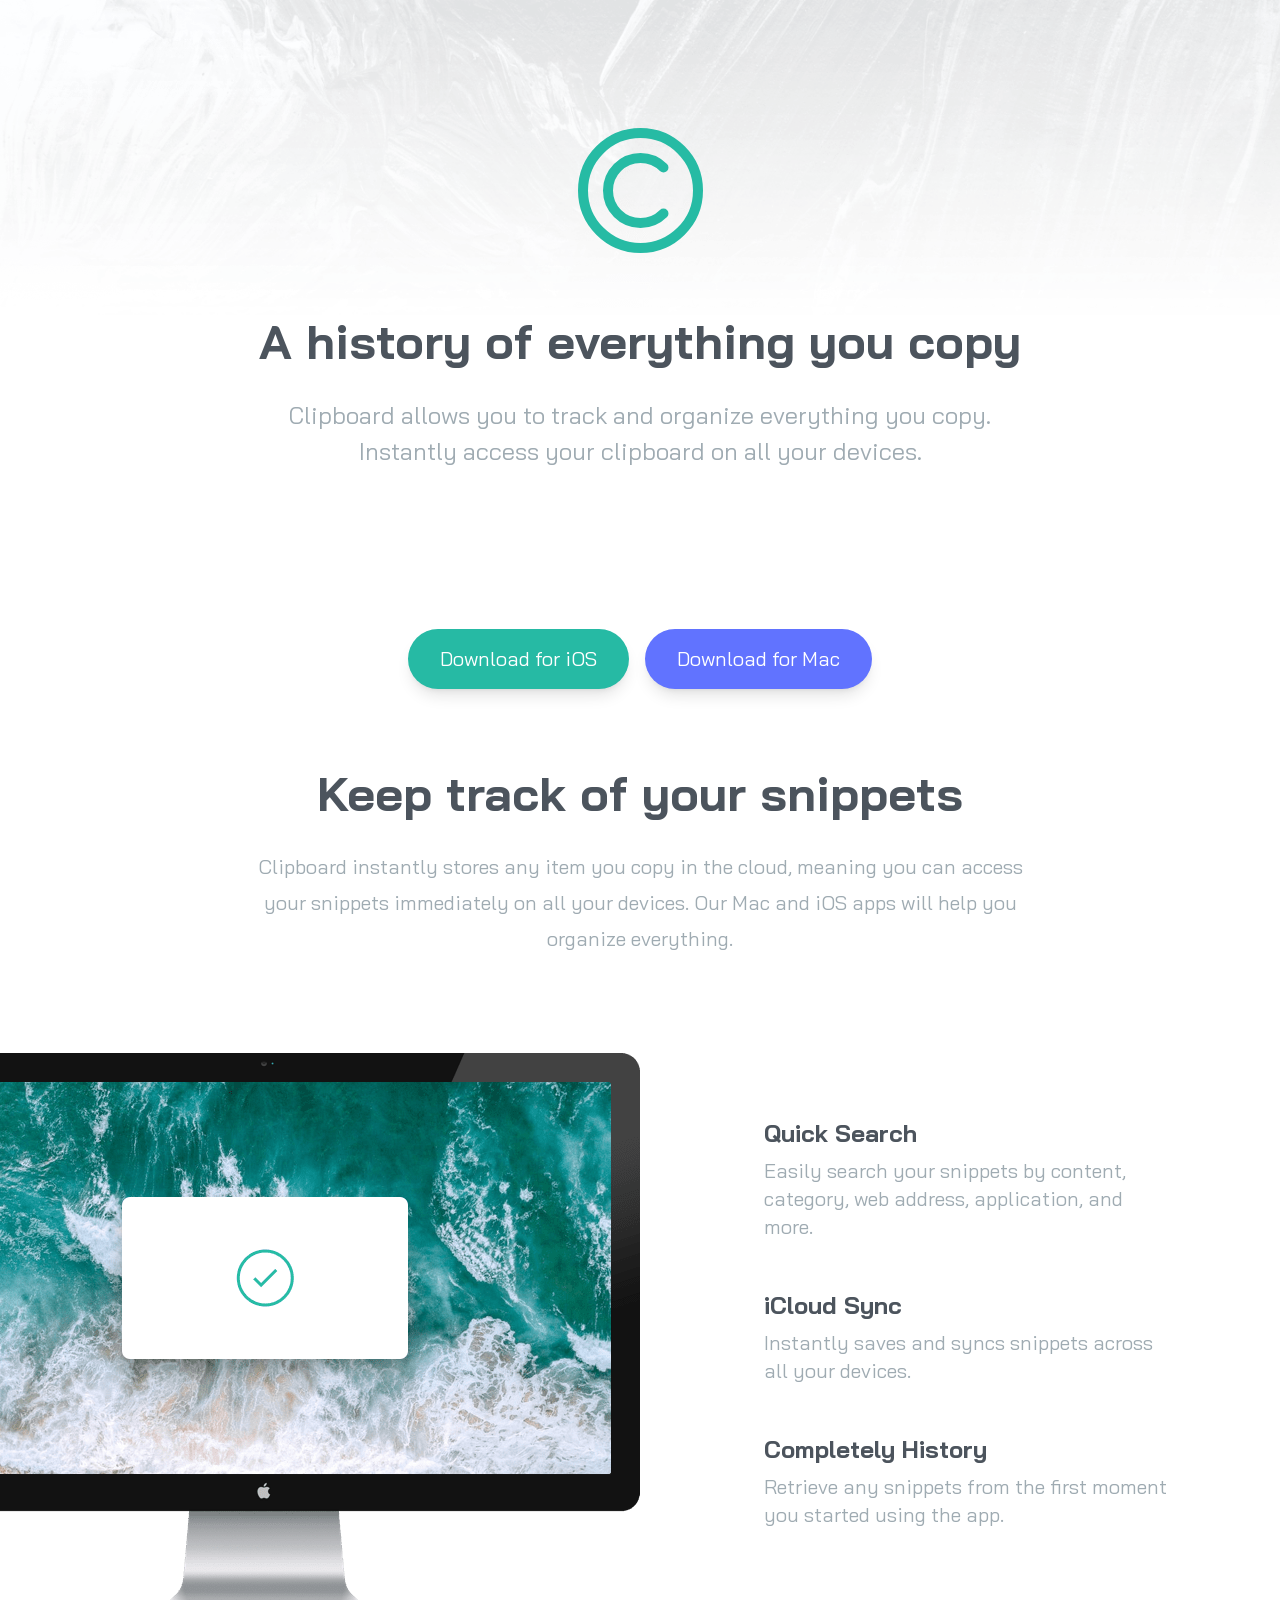
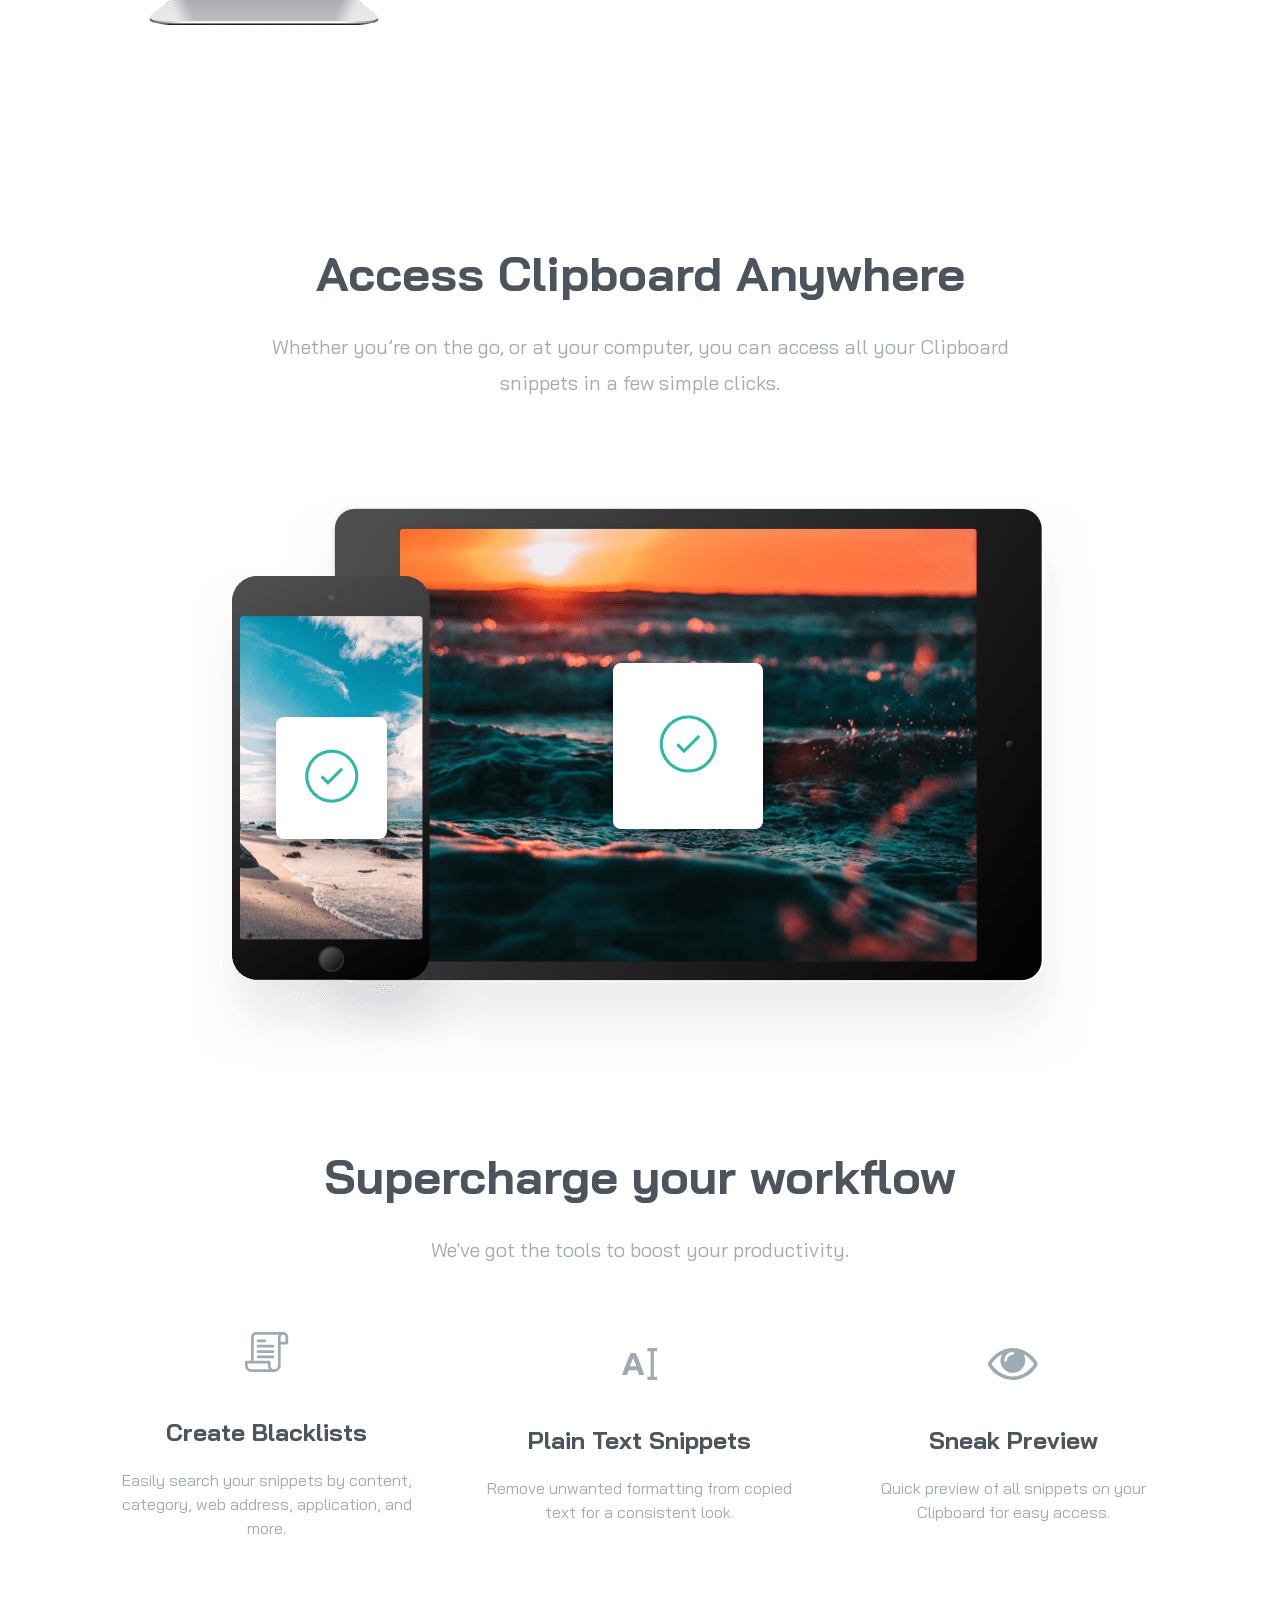
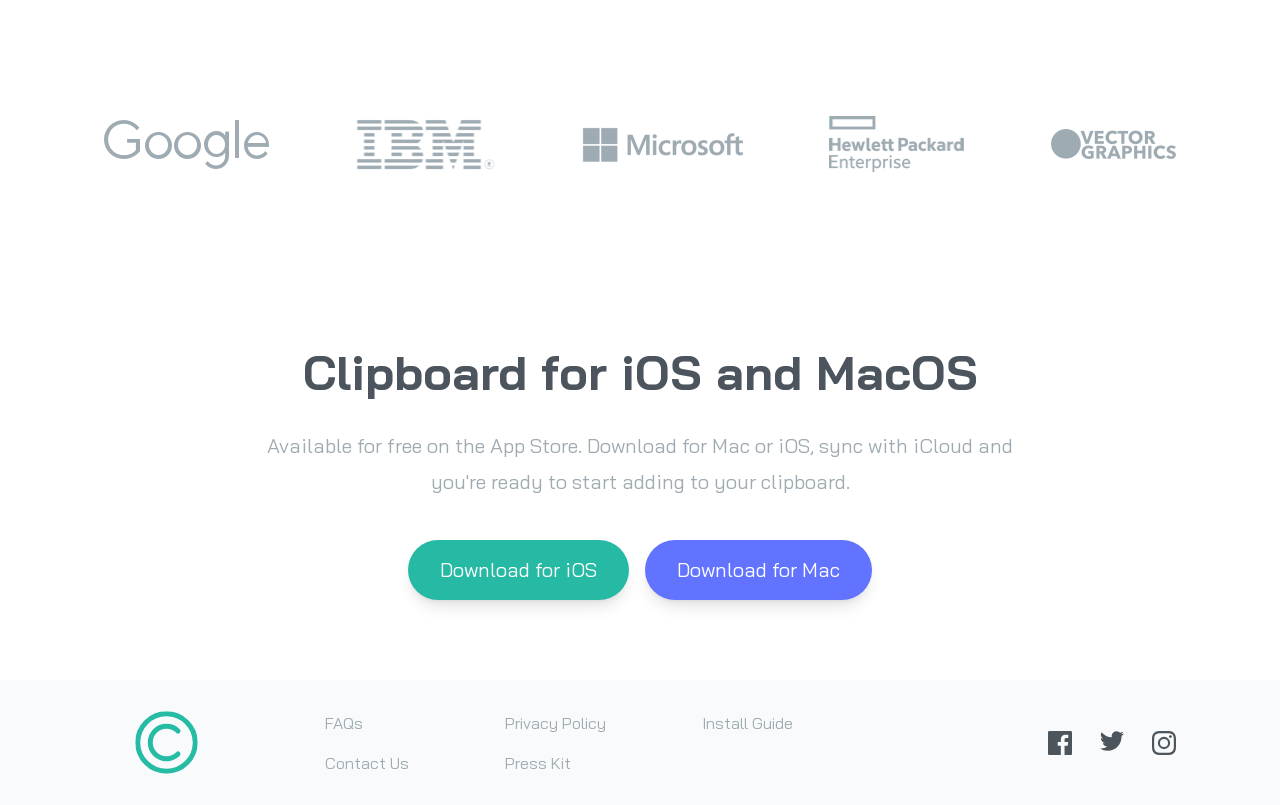
<file: tailwind-large-project/clipboard-website/index.html>
<!DOCTYPE html>
<html lang="en">
<head>
  <meta charset="UTF-8" />
    <meta http-equiv="X-UA-Compatible" content="IE=edge" />
    <meta name="viewport" content="width=device-width, initial-scale=1.0" />
    <link rel="preconnect" href="https://fonts.googleapis.com" />
    <link rel="preconnect" href="https://fonts.gstatic.com" crossorigin />
    <link
      href="https://fonts.googleapis.com/css2?family=Bai+Jamjuree:wght@400;600&display=swap"
      rel="stylesheet"
    />

    <link rel="stylesheet" href="css/style.css" />
    <title>Clipboard Website</title>
</head>
<body>
  <!-- Hero Section -->
  <section id="hero">
    <div class="max-w-6xl mx-auto text-center mb-40 px-10 pt-16">
      <img src="images/logo.svg" alt="" class="mx-auto my-16" />
      <h3>A history of everything you copy</h3>
      <p class="section-content mb-10 text-2xl">
        Clipboard allows you to track and organize everything you copy.
        Instantly access your clipboard on all your devices.
      </p>
    </div>
    <!-- Button Container -->
    <div class="button-container">
      <a
        href="#"
        class="p-4 px-8 rounded-full shadow-lg bg-strongCyan duration-200 hover:opacity-80"
      >
        Download for iOS
      </a>
      <a
        href="#"
        class="p-4 px-8 rounded-full shadow-lg bg-lightBlue duration-200 hover:opacity-80"
      >
        Download for Mac
      </a>
    </div>
  </div>
  </section>


  <!-- Snippets Section -->
  <section id="snippets">
    <div class="section-container my-20">
      <h3>Keep track of your snippets</h3>
      <p class="section-content mb-24 text-xl">
        Clipboard instantly stores any item you copy in the cloud, meaning you
        can access your snippets immediately on all your devices. Our Mac and
        iOS apps will help you organize everything.
      </p>
    </div>
  </section>

   <!-- Features Section -->
   <section id="features">
    <div class="section-container my-20">
      <div class="relative flex flex-col md:flex-row md:space-x-32">
        <!-- Image -->
        <div class="md:w-1/2">
          <img
            src="images/image-computer.png"
            alt=""
            class="md:absolute top-0 right-[50%]"
          />
        </div>
        <!-- Items Container -->
        <div class="flex flex-col mt-16 mb-24 space-y-12 text-xl md:w-1/2 md:mb-60 md:text-left md:pl-16">
            <!-- Item 1 -->
            <div>
              <h5>Quick Search</h5>
              <p class="max-w-md text-grayishBlue">
                Easily search your snippets by content, category, web address,
                application, and more.
              </p>
            </div>
            <!-- Item 2 -->
            <div>
              <h5>iCloud Sync</h5>
              <p class="max-w-md text-grayishBlue">
                Instantly saves and syncs snippets across all your devices.
              </p>
            </div>
            <!-- Item 3 -->
            <div>
              <h5>Completely History</h5>
              <p class="max-w-md text-grayishBlue">
                Retrieve any snippets from the first moment you started using
                the app.
              </p>
            </div>
        </div>
                  
      </div>
    </div>
   </section>

   <!-- Access Anywhere Section -->
   <section id="access">
    <div class="section-container my-20">
      <h3>Access Clipboard Anywhere</h3>
      <p class="section-content mb-24 text-xl">
        Whether you’re on the go, or at your computer, you can access all your
        Clipboard snippets in a few simple clicks.
      </p>

      <img src="images/image-devices.png" alt="" class="mx-auto" />
    </div>
  </section>
  
  <!-- Supercharge Section -->
  <section id="supercharge">
    <div class="section-container my-20">
      <h3>Supercharge your workflow</h3>
        <p class="section-content mb-16 text-xl">
          We've got the tools to boost your productivity.
        </p>
         <!-- Items Container -->
         <div
         class="flex flex-col items-center justify-between space-y-16 md:flex-row md:space-y-0 md:space-x-12"
       >
        <!-- Item 1 -->
        <div class="flex flex-col items-center space-y-5">
          <img src="images/icon-blacklist.svg" alt="" class="mb-6" />
          <h5>Create Blacklists</h5>
          <p class="max-w-md text-grayishBlue">
            Easily search your snippets by content, category, web address,
            application, and more.
          </p>
        </div>

         <!-- Item 2 -->
         <div class="flex flex-col items-center space-y-5">
          <img src="images/icon-text.svg" alt="" class="mb-6" />
          <h5>Plain Text Snippets</h5>
          <p class="max-w-md text-grayishBlue">
            Remove unwanted formatting from copied text for a consistent look.
          </p>
        </div>

        <!-- Item 3 -->
        <div class="flex flex-col items-center space-y-5">
          <img src="images/icon-preview.svg" alt="" class="mb-6" />
          <h5>Sneak Preview</h5>
          <p class="max-w-md text-grayishBlue">
            Quick preview of all snippets on your Clipboard for easy access.
          </p>
        </div>
       </div>

    </div>

  </section>

   <!-- References Section -->
   <section id="references">
    <div
      class="flex flex-col items-center justify-between max-w-6xl px-10 mx-auto space-y-16 my-44 md:flex-row md:space-y-0"
    >
      <img src="images/logo-google.png" alt="" />
      <img src="images/logo-ibm.png" alt="" />
      <img src="images/logo-microsoft.png" alt="" />
      <img src="images/logo-hp.png" alt="" />
      <img src="images/logo-vector-graphics.png" alt="" />
    </div>
  </section>
<!-- Bottom CTA Section -->
<section id="bottom">
  <div class="section-container my-20">
    <h3>Clipboard for iOS and MacOS</h3>
    <p class="section-content mb-10 text-xl">
      Available for free on the App Store. Download for Mac or iOS, sync
      with iCloud and you're ready to start adding to your clipboard.
    </p>

    <!-- Button Container -->
    <div class="button-container">
      <a
        href="#"
        class="p-4 px-8 rounded-full shadow-lg bg-strongCyan duration-200 hover:opacity-80"
      >
        Download for iOS
      </a>
      <a
        href="#"
        class="p-4 px-8 rounded-full shadow-lg bg-lightBlue duration-200 hover:opacity-80"
      >
        Download for Mac
      </a>
    </div>
  </div>
</section>
  <footer class="bg-gray-50">
    <div class="section-container">
      <div class="flex flex-col items-center justify-between md:flex-row">
        <!-- Image -->
        <img src="images/logo.svg" alt="" class="scale-50" />
        <!-- Container for Menus & Social -->
        <div
          class="flex flex-col items-center justify-between flex-1 mb-10 space-y-6 md:flex-row md:mb-0 md:space-y-0 text-grayishBlue"
        >
          <!-- Menus -->
          <div
            class="flex flex-col space-y-4 md:flex-row md:ml-24 md:space-x-24 md:space-y-0"
          >
            <!-- Menu 1 -->
            <div class="flex flex-col space-y-4 text-center md:text-left">
              <div><a href="#" class="hover:text-strongCyan">FAQs</a></div>
              <div>
                <a href="#" class="hover:text-strongCyan">Contact Us</a>
              </div>
            </div>
            <!-- Menu 2 -->
            <div class="flex flex-col space-y-4 text-center md:text-left">
              <div>
                <a href="#" class="hover:text-strongCyan">Privacy Policy</a>
              </div>
              <div>
                <a href="#" class="hover:text-strongCyan">Press Kit</a>
              </div>
            </div>
            <!-- Menu 3 -->
            <div class="flex flex-col space-y-4 text-center md:text-left">
              <div>
                <a href="#" class="hover:text-strongCyan">Install Guide</a>
              </div>
            </div>
          </div>

          <!-- Social Icons -->
          <div class="flex justify-between w-32 py-1">
            <a href="#"
              ><img
                src="images/icon-facebook.svg"
                alt=""
                class="duration-200 ficon"
            /></a>
            <a href="#"
              ><img
                src="images/icon-twitter.svg"
                alt=""
                class="duration-200 ficon"
            /></a>
            <a href="#"
              ><img
                src="images/icon-instagram.svg"
                alt=""
                class="duration-200 ficon"
            /></a>
          </div>
        </div>
      </div>
    </div>
  </footer>
</body>
</html>
</file>
<file: tailwind-large-project/clipboard-website/css/style.css>
/*
! tailwindcss v3.0.24 | MIT License | https://tailwindcss.com
*/

/*
1. Prevent padding and border from affecting element width. (https://github.com/mozdevs/cssremedy/issues/4)
2. Allow adding a border to an element by just adding a border-width. (https://github.com/tailwindcss/tailwindcss/pull/116)
*/

*,
::before,
::after {
  box-sizing: border-box;
  /* 1 */
  border-width: 0;
  /* 2 */
  border-style: solid;
  /* 2 */
  border-color: #e5e7eb;
  /* 2 */
}

::before,
::after {
  --tw-content: '';
}

/*
1. Use a consistent sensible line-height in all browsers.
2. Prevent adjustments of font size after orientation changes in iOS.
3. Use a more readable tab size.
4. Use the user's configured `sans` font-family by default.
*/

html {
  line-height: 1.5;
  /* 1 */
  -webkit-text-size-adjust: 100%;
  /* 2 */
  -moz-tab-size: 4;
  /* 3 */
  -o-tab-size: 4;
     tab-size: 4;
  /* 3 */
  font-family: Bai Jamjuree, sans-serif;
  /* 4 */
}

/*
1. Remove the margin in all browsers.
2. Inherit line-height from `html` so users can set them as a class directly on the `html` element.
*/

body {
  margin: 0;
  /* 1 */
  line-height: inherit;
  /* 2 */
}

/*
1. Add the correct height in Firefox.
2. Correct the inheritance of border color in Firefox. (https://bugzilla.mozilla.org/show_bug.cgi?id=190655)
3. Ensure horizontal rules are visible by default.
*/

hr {
  height: 0;
  /* 1 */
  color: inherit;
  /* 2 */
  border-top-width: 1px;
  /* 3 */
}

/*
Add the correct text decoration in Chrome, Edge, and Safari.
*/

abbr:where([title]) {
  -webkit-text-decoration: underline dotted;
          text-decoration: underline dotted;
}

/*
Remove the default font size and weight for headings.
*/

h1,
h2,
h3,
h4,
h5,
h6 {
  font-size: inherit;
  font-weight: inherit;
}

/*
Reset links to optimize for opt-in styling instead of opt-out.
*/

a {
  color: inherit;
  text-decoration: inherit;
}

/*
Add the correct font weight in Edge and Safari.
*/

b,
strong {
  font-weight: bolder;
}

/*
1. Use the user's configured `mono` font family by default.
2. Correct the odd `em` font sizing in all browsers.
*/

code,
kbd,
samp,
pre {
  font-family: ui-monospace, SFMono-Regular, Menlo, Monaco, Consolas, "Liberation Mono", "Courier New", monospace;
  /* 1 */
  font-size: 1em;
  /* 2 */
}

/*
Add the correct font size in all browsers.
*/

small {
  font-size: 80%;
}

/*
Prevent `sub` and `sup` elements from affecting the line height in all browsers.
*/

sub,
sup {
  font-size: 75%;
  line-height: 0;
  position: relative;
  vertical-align: baseline;
}

sub {
  bottom: -0.25em;
}

sup {
  top: -0.5em;
}

/*
1. Remove text indentation from table contents in Chrome and Safari. (https://bugs.chromium.org/p/chromium/issues/detail?id=999088, https://bugs.webkit.org/show_bug.cgi?id=201297)
2. Correct table border color inheritance in all Chrome and Safari. (https://bugs.chromium.org/p/chromium/issues/detail?id=935729, https://bugs.webkit.org/show_bug.cgi?id=195016)
3. Remove gaps between table borders by default.
*/

table {
  text-indent: 0;
  /* 1 */
  border-color: inherit;
  /* 2 */
  border-collapse: collapse;
  /* 3 */
}

/*
1. Change the font styles in all browsers.
2. Remove the margin in Firefox and Safari.
3. Remove default padding in all browsers.
*/

button,
input,
optgroup,
select,
textarea {
  font-family: inherit;
  /* 1 */
  font-size: 100%;
  /* 1 */
  line-height: inherit;
  /* 1 */
  color: inherit;
  /* 1 */
  margin: 0;
  /* 2 */
  padding: 0;
  /* 3 */
}

/*
Remove the inheritance of text transform in Edge and Firefox.
*/

button,
select {
  text-transform: none;
}

/*
1. Correct the inability to style clickable types in iOS and Safari.
2. Remove default button styles.
*/

button,
[type='button'],
[type='reset'],
[type='submit'] {
  -webkit-appearance: button;
  /* 1 */
  background-color: transparent;
  /* 2 */
  background-image: none;
  /* 2 */
}

/*
Use the modern Firefox focus style for all focusable elements.
*/

:-moz-focusring {
  outline: auto;
}

/*
Remove the additional `:invalid` styles in Firefox. (https://github.com/mozilla/gecko-dev/blob/2f9eacd9d3d995c937b4251a5557d95d494c9be1/layout/style/res/forms.css#L728-L737)
*/

:-moz-ui-invalid {
  box-shadow: none;
}

/*
Add the correct vertical alignment in Chrome and Firefox.
*/

progress {
  vertical-align: baseline;
}

/*
Correct the cursor style of increment and decrement buttons in Safari.
*/

::-webkit-inner-spin-button,
::-webkit-outer-spin-button {
  height: auto;
}

/*
1. Correct the odd appearance in Chrome and Safari.
2. Correct the outline style in Safari.
*/

[type='search'] {
  -webkit-appearance: textfield;
  /* 1 */
  outline-offset: -2px;
  /* 2 */
}

/*
Remove the inner padding in Chrome and Safari on macOS.
*/

::-webkit-search-decoration {
  -webkit-appearance: none;
}

/*
1. Correct the inability to style clickable types in iOS and Safari.
2. Change font properties to `inherit` in Safari.
*/

::-webkit-file-upload-button {
  -webkit-appearance: button;
  /* 1 */
  font: inherit;
  /* 2 */
}

/*
Add the correct display in Chrome and Safari.
*/

summary {
  display: list-item;
}

/*
Removes the default spacing and border for appropriate elements.
*/

blockquote,
dl,
dd,
h1,
h2,
h3,
h4,
h5,
h6,
hr,
figure,
p,
pre {
  margin: 0;
}

fieldset {
  margin: 0;
  padding: 0;
}

legend {
  padding: 0;
}

ol,
ul,
menu {
  list-style: none;
  margin: 0;
  padding: 0;
}

/*
Prevent resizing textareas horizontally by default.
*/

textarea {
  resize: vertical;
}

/*
1. Reset the default placeholder opacity in Firefox. (https://github.com/tailwindlabs/tailwindcss/issues/3300)
2. Set the default placeholder color to the user's configured gray 400 color.
*/

input::-moz-placeholder, textarea::-moz-placeholder {
  opacity: 1;
  /* 1 */
  color: #9ca3af;
  /* 2 */
}

input:-ms-input-placeholder, textarea:-ms-input-placeholder {
  opacity: 1;
  /* 1 */
  color: #9ca3af;
  /* 2 */
}

input::placeholder,
textarea::placeholder {
  opacity: 1;
  /* 1 */
  color: #9ca3af;
  /* 2 */
}

/*
Set the default cursor for buttons.
*/

button,
[role="button"] {
  cursor: pointer;
}

/*
Make sure disabled buttons don't get the pointer cursor.
*/

:disabled {
  cursor: default;
}

/*
1. Make replaced elements `display: block` by default. (https://github.com/mozdevs/cssremedy/issues/14)
2. Add `vertical-align: middle` to align replaced elements more sensibly by default. (https://github.com/jensimmons/cssremedy/issues/14#issuecomment-634934210)
   This can trigger a poorly considered lint error in some tools but is included by design.
*/

img,
svg,
video,
canvas,
audio,
iframe,
embed,
object {
  display: block;
  /* 1 */
  vertical-align: middle;
  /* 2 */
}

/*
Constrain images and videos to the parent width and preserve their intrinsic aspect ratio. (https://github.com/mozdevs/cssremedy/issues/14)
*/

img,
video {
  max-width: 100%;
  height: auto;
}

/*
Ensure the default browser behavior of the `hidden` attribute.
*/

[hidden] {
  display: none;
}

h3 {
  margin-bottom: 2rem;
  font-size: 2.25rem;
  line-height: 2.5rem;
  font-weight: 700;
  --tw-text-opacity: 1;
  color: hsl(210 10% 33% / var(--tw-text-opacity));
}

@media (min-width: 768px) {
  h3 {
    font-size: 3rem;
    line-height: 1;
  }
}

h5 {
  margin-bottom: 0.5rem;
  font-size: 1.5rem;
  line-height: 2rem;
  font-weight: 700;
  --tw-text-opacity: 1;
  color: hsl(210 10% 33% / var(--tw-text-opacity));
}

*, ::before, ::after {
  --tw-translate-x: 0;
  --tw-translate-y: 0;
  --tw-rotate: 0;
  --tw-skew-x: 0;
  --tw-skew-y: 0;
  --tw-scale-x: 1;
  --tw-scale-y: 1;
  --tw-pan-x:  ;
  --tw-pan-y:  ;
  --tw-pinch-zoom:  ;
  --tw-scroll-snap-strictness: proximity;
  --tw-ordinal:  ;
  --tw-slashed-zero:  ;
  --tw-numeric-figure:  ;
  --tw-numeric-spacing:  ;
  --tw-numeric-fraction:  ;
  --tw-ring-inset:  ;
  --tw-ring-offset-width: 0px;
  --tw-ring-offset-color: #fff;
  --tw-ring-color: rgb(59 130 246 / 0.5);
  --tw-ring-offset-shadow: 0 0 #0000;
  --tw-ring-shadow: 0 0 #0000;
  --tw-shadow: 0 0 #0000;
  --tw-shadow-colored: 0 0 #0000;
  --tw-blur:  ;
  --tw-brightness:  ;
  --tw-contrast:  ;
  --tw-grayscale:  ;
  --tw-hue-rotate:  ;
  --tw-invert:  ;
  --tw-saturate:  ;
  --tw-sepia:  ;
  --tw-drop-shadow:  ;
  --tw-backdrop-blur:  ;
  --tw-backdrop-brightness:  ;
  --tw-backdrop-contrast:  ;
  --tw-backdrop-grayscale:  ;
  --tw-backdrop-hue-rotate:  ;
  --tw-backdrop-invert:  ;
  --tw-backdrop-opacity:  ;
  --tw-backdrop-saturate:  ;
  --tw-backdrop-sepia:  ;
}

.relative {
  position: relative;
}

.top-0 {
  top: 0px;
}

.right-\[50\%\] {
  right: 50%;
}

.mx-auto {
  margin-left: auto;
  margin-right: auto;
}

.my-16 {
  margin-top: 4rem;
  margin-bottom: 4rem;
}

.my-20 {
  margin-top: 5rem;
  margin-bottom: 5rem;
}

.my-44 {
  margin-top: 11rem;
  margin-bottom: 11rem;
}

.mb-40 {
  margin-bottom: 10rem;
}

.mb-10 {
  margin-bottom: 2.5rem;
}

.mb-24 {
  margin-bottom: 6rem;
}

.mt-16 {
  margin-top: 4rem;
}

.mb-16 {
  margin-bottom: 4rem;
}

.mb-6 {
  margin-bottom: 1.5rem;
}

.flex {
  display: flex;
}

.w-32 {
  width: 8rem;
}

.max-w-6xl {
  max-width: 72rem;
}

.max-w-md {
  max-width: 28rem;
}

.flex-1 {
  flex: 1 1 0%;
}

.scale-50 {
  --tw-scale-x: .5;
  --tw-scale-y: .5;
  transform: translate(var(--tw-translate-x), var(--tw-translate-y)) rotate(var(--tw-rotate)) skewX(var(--tw-skew-x)) skewY(var(--tw-skew-y)) scaleX(var(--tw-scale-x)) scaleY(var(--tw-scale-y));
}

.flex-col {
  flex-direction: column;
}

.items-center {
  align-items: center;
}

.justify-between {
  justify-content: space-between;
}

.space-y-12 > :not([hidden]) ~ :not([hidden]) {
  --tw-space-y-reverse: 0;
  margin-top: calc(3rem * calc(1 - var(--tw-space-y-reverse)));
  margin-bottom: calc(3rem * var(--tw-space-y-reverse));
}

.space-y-16 > :not([hidden]) ~ :not([hidden]) {
  --tw-space-y-reverse: 0;
  margin-top: calc(4rem * calc(1 - var(--tw-space-y-reverse)));
  margin-bottom: calc(4rem * var(--tw-space-y-reverse));
}

.space-y-5 > :not([hidden]) ~ :not([hidden]) {
  --tw-space-y-reverse: 0;
  margin-top: calc(1.25rem * calc(1 - var(--tw-space-y-reverse)));
  margin-bottom: calc(1.25rem * var(--tw-space-y-reverse));
}

.space-y-6 > :not([hidden]) ~ :not([hidden]) {
  --tw-space-y-reverse: 0;
  margin-top: calc(1.5rem * calc(1 - var(--tw-space-y-reverse)));
  margin-bottom: calc(1.5rem * var(--tw-space-y-reverse));
}

.space-y-4 > :not([hidden]) ~ :not([hidden]) {
  --tw-space-y-reverse: 0;
  margin-top: calc(1rem * calc(1 - var(--tw-space-y-reverse)));
  margin-bottom: calc(1rem * var(--tw-space-y-reverse));
}

.rounded-full {
  border-radius: 9999px;
}

.bg-strongCyan {
  --tw-bg-opacity: 1;
  background-color: hsl(171 66% 44% / var(--tw-bg-opacity));
}

.bg-lightBlue {
  --tw-bg-opacity: 1;
  background-color: hsl(233 100% 69% / var(--tw-bg-opacity));
}

.bg-gray-50 {
  --tw-bg-opacity: 1;
  background-color: rgb(249 250 251 / var(--tw-bg-opacity));
}

.p-4 {
  padding: 1rem;
}

.px-10 {
  padding-left: 2.5rem;
  padding-right: 2.5rem;
}

.px-8 {
  padding-left: 2rem;
  padding-right: 2rem;
}

.py-1 {
  padding-top: 0.25rem;
  padding-bottom: 0.25rem;
}

.pt-16 {
  padding-top: 4rem;
}

.text-center {
  text-align: center;
}

.text-2xl {
  font-size: 1.5rem;
  line-height: 2rem;
}

.text-xl {
  font-size: 1.25rem;
  line-height: 1.75rem;
}

.text-grayishBlue {
  --tw-text-opacity: 1;
  color: hsl(201 11% 66% / var(--tw-text-opacity));
}

.shadow-lg {
  --tw-shadow: 0 10px 15px -3px rgb(0 0 0 / 0.1), 0 4px 6px -4px rgb(0 0 0 / 0.1);
  --tw-shadow-colored: 0 10px 15px -3px var(--tw-shadow-color), 0 4px 6px -4px var(--tw-shadow-color);
  box-shadow: var(--tw-ring-offset-shadow, 0 0 #0000), var(--tw-ring-shadow, 0 0 #0000), var(--tw-shadow);
}

.duration-200 {
  transition-duration: 200ms;
}

.section-container {
  margin-left: auto;
  margin-right: auto;
  max-width: 72rem;
  padding-left: 2.5rem;
  padding-right: 2.5rem;
  text-align: center;
}

.section-content {
  margin-left: auto;
  margin-right: auto;
  max-width: 48rem;
  text-align: center;
  line-height: 2.25rem;
  --tw-text-opacity: 1;
  color: hsl(201 11% 66% / var(--tw-text-opacity));
}

.button-container {
  display: flex;
  width: 100%;
  flex-direction: column;
  justify-content: center;
}

.button-container > :not([hidden]) ~ :not([hidden]) {
  --tw-space-y-reverse: 0;
  margin-top: calc(1.5rem * calc(1 - var(--tw-space-y-reverse)));
  margin-bottom: calc(1.5rem * var(--tw-space-y-reverse));
}

.button-container {
  font-size: 1.25rem;
  line-height: 1.75rem;
  --tw-text-opacity: 1;
  color: rgb(255 255 255 / var(--tw-text-opacity));
}

@media (min-width: 768px) {
  .button-container {
    flex-direction: row;
  }

  .button-container > :not([hidden]) ~ :not([hidden]) {
    --tw-space-y-reverse: 0;
    margin-top: calc(0px * calc(1 - var(--tw-space-y-reverse)));
    margin-bottom: calc(0px * var(--tw-space-y-reverse));
    --tw-space-x-reverse: 0;
    margin-right: calc(1rem * var(--tw-space-x-reverse));
    margin-left: calc(1rem * calc(1 - var(--tw-space-x-reverse)));
  }
}

body {
  background-image: url("../images/bg-header-desktop.png");
  background-repeat: no-repeat;
  background-size: contain;
}

@media (max-width: 576px) {
  body {
    background-image: url("../images/bg-header-mobile.png");
  }
}

.ficon:hover {
  filter: invert(53%) sepia(68%) saturate(434%) hue-rotate(121deg)
    brightness(101%) contrast(94%);
}

.hover\:text-strongCyan:hover {
  --tw-text-opacity: 1;
  color: hsl(171 66% 44% / var(--tw-text-opacity));
}

.hover\:opacity-80:hover {
  opacity: 0.8;
}

@media (min-width: 768px) {
  .md\:absolute {
    position: absolute;
  }

  .md\:mb-60 {
    margin-bottom: 15rem;
  }

  .md\:mb-0 {
    margin-bottom: 0px;
  }

  .md\:ml-24 {
    margin-left: 6rem;
  }

  .md\:w-1\/2 {
    width: 50%;
  }

  .md\:flex-row {
    flex-direction: row;
  }

  .md\:space-x-32 > :not([hidden]) ~ :not([hidden]) {
    --tw-space-x-reverse: 0;
    margin-right: calc(8rem * var(--tw-space-x-reverse));
    margin-left: calc(8rem * calc(1 - var(--tw-space-x-reverse)));
  }

  .md\:space-y-0 > :not([hidden]) ~ :not([hidden]) {
    --tw-space-y-reverse: 0;
    margin-top: calc(0px * calc(1 - var(--tw-space-y-reverse)));
    margin-bottom: calc(0px * var(--tw-space-y-reverse));
  }

  .md\:space-x-12 > :not([hidden]) ~ :not([hidden]) {
    --tw-space-x-reverse: 0;
    margin-right: calc(3rem * var(--tw-space-x-reverse));
    margin-left: calc(3rem * calc(1 - var(--tw-space-x-reverse)));
  }

  .md\:space-x-24 > :not([hidden]) ~ :not([hidden]) {
    --tw-space-x-reverse: 0;
    margin-right: calc(6rem * var(--tw-space-x-reverse));
    margin-left: calc(6rem * calc(1 - var(--tw-space-x-reverse)));
  }

  .md\:pl-16 {
    padding-left: 4rem;
  }

  .md\:text-left {
    text-align: left;
  }
}
</file>
